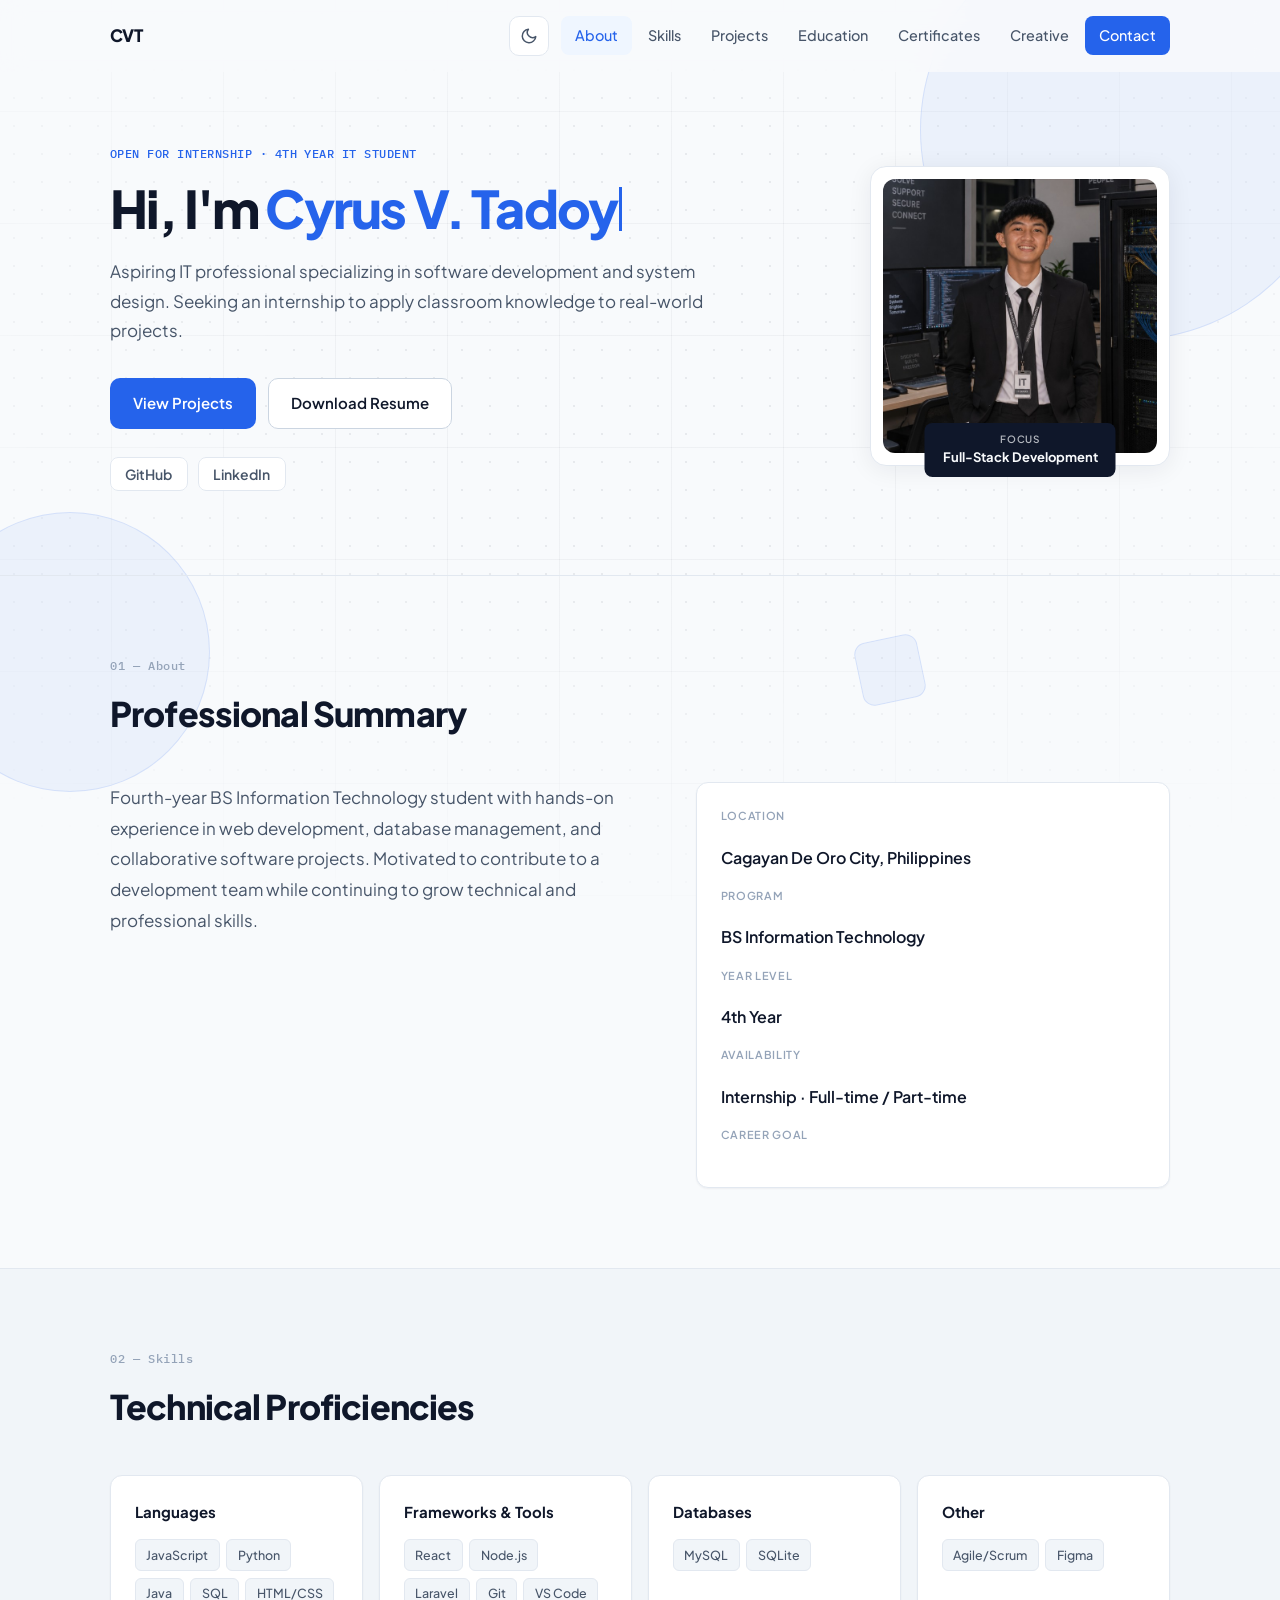
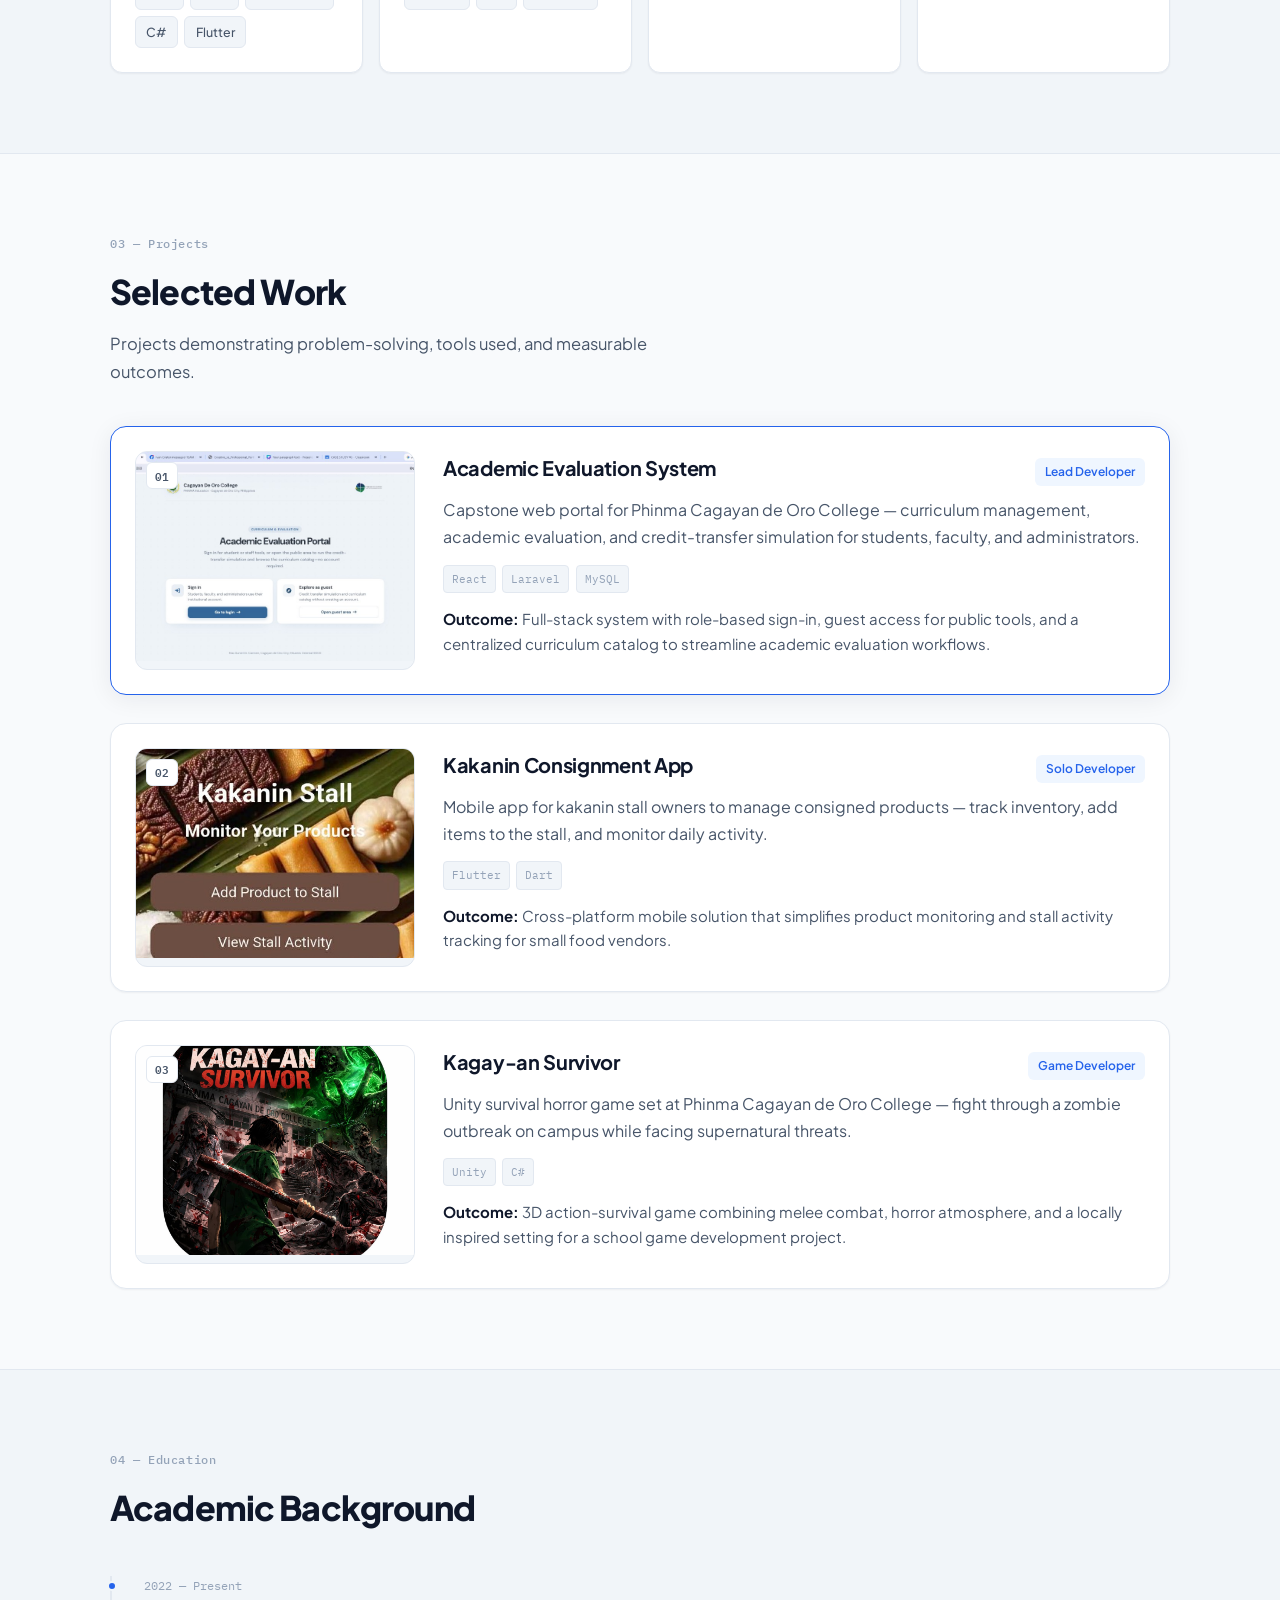
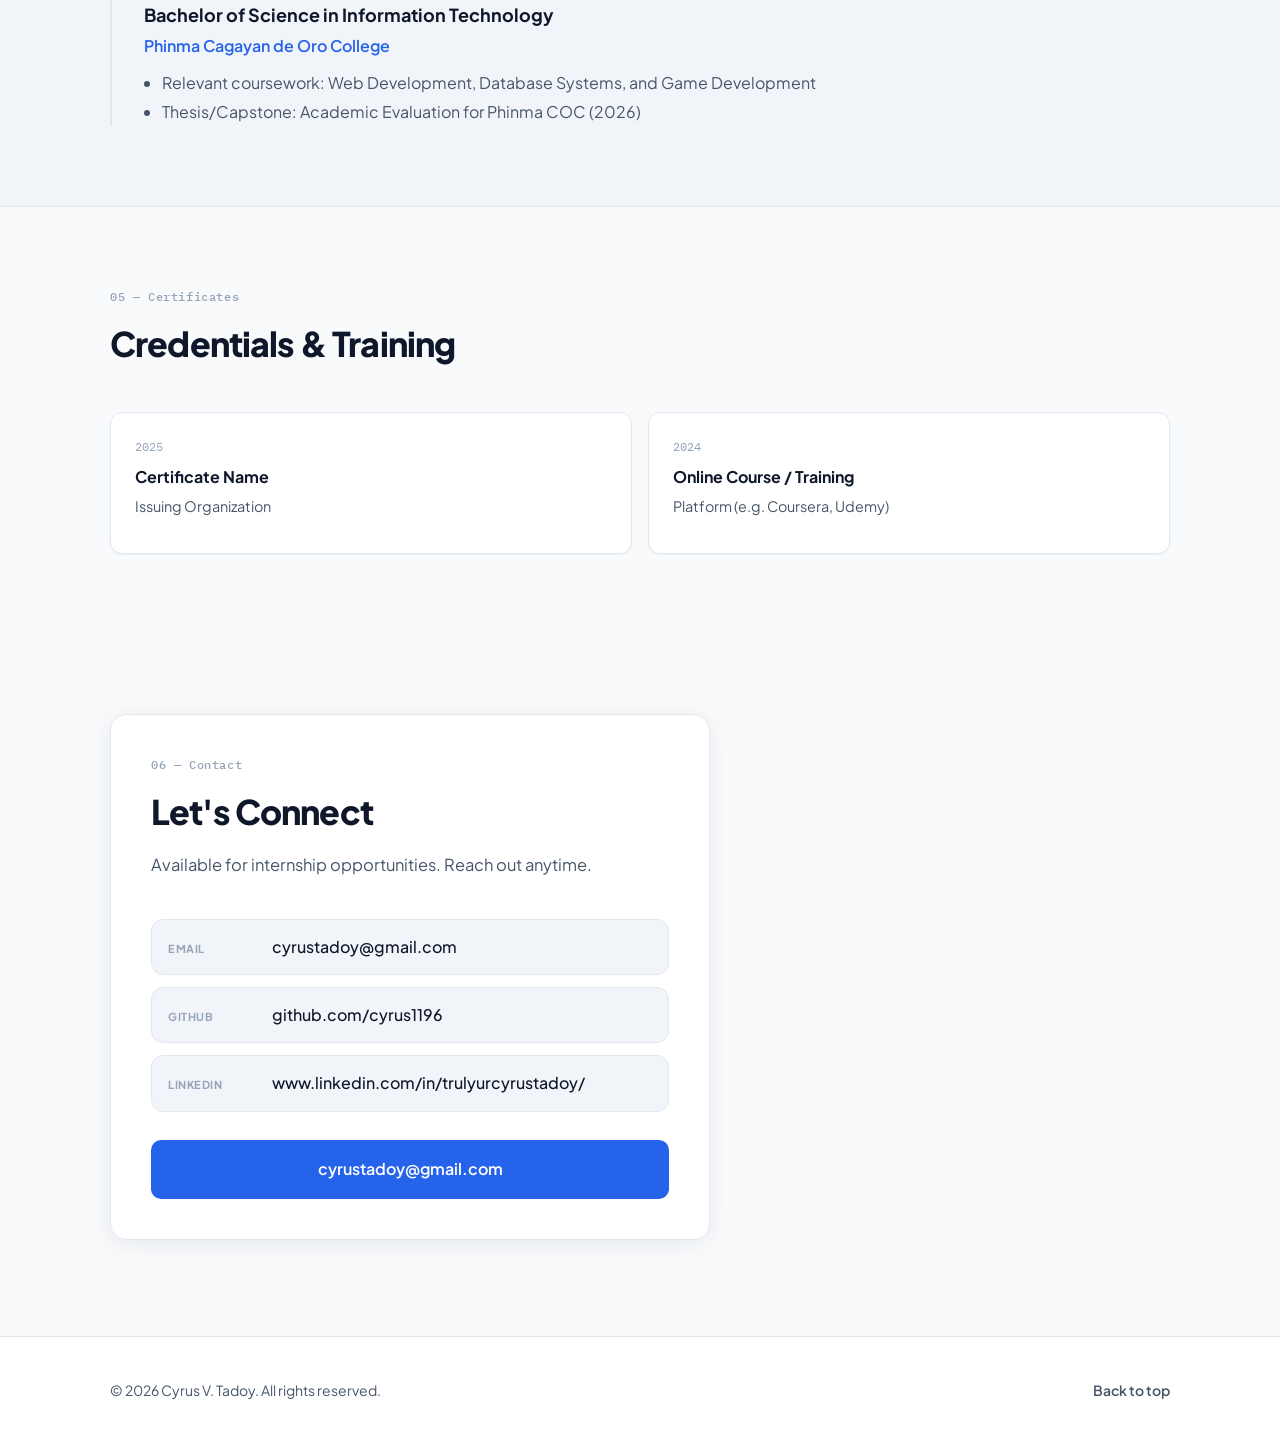
<file: index.html>
<!DOCTYPE html>

<html lang="en" data-theme="light">

<head>

  <meta charset="UTF-8">

  <meta name="viewport" content="width=device-width, initial-scale=1.0">

  <meta name="description" content="Professional portfolio — BS Information Technology">

  <title>Cyrus V. Tadoy | IT Portfolio</title>

  <link rel="preconnect" href="https://fonts.googleapis.com">

  <link rel="preconnect" href="https://fonts.gstatic.com" crossorigin>

  <link href="https://fonts.googleapis.com/css2?family=Plus+Jakarta+Sans:ital,wght@0,400;0,500;0,600;0,700;0,800;1,400&family=IBM+Plex+Mono:wght@400;500&display=swap" rel="stylesheet">

  <link rel="stylesheet" href="styles.css">

  <script>

    (function () {

      const saved = localStorage.getItem("theme");

      const prefersDark = window.matchMedia("(prefers-color-scheme: dark)").matches;

      document.documentElement.setAttribute("data-theme", saved || (prefersDark ? "dark" : "light"));

    })();

  </script>

</head>

<body>
  <div class="page-bg" aria-hidden="true">
    <div class="page-bg__grid"></div>
    <div class="page-bg__ring page-bg__ring--1"></div>
    <div class="page-bg__ring page-bg__ring--2"></div>
    <div class="page-bg__block page-bg__block--1"></div>
    <div class="page-bg__block page-bg__block--2"></div>
  </div>

  <a class="skip-link" href="#main">Skip to content</a>



  <header class="site-header" id="top">

    <div class="container header-inner">

      <a class="logo" href="#top"><span class="logo-mark" data-field="initials">CVT</span></a>

      <div class="header-actions">

        <button class="theme-toggle" type="button" aria-label="Toggle light/dark mode">

          <svg class="icon-sun" xmlns="http://www.w3.org/2000/svg" viewBox="0 0 24 24" fill="none" stroke="currentColor" stroke-width="2" stroke-linecap="round" stroke-linejoin="round" aria-hidden="true">

            <circle cx="12" cy="12" r="4"/><path d="M12 2v2M12 20v2M4.93 4.93l1.41 1.41M17.66 17.66l1.41 1.41M2 12h2M20 12h2M4.93 19.07l1.41-1.41M17.66 6.34l1.41-1.41"/>

          </svg>

          <svg class="icon-moon" xmlns="http://www.w3.org/2000/svg" viewBox="0 0 24 24" fill="none" stroke="currentColor" stroke-width="2" stroke-linecap="round" stroke-linejoin="round" aria-hidden="true">

            <path d="M21 12.79A9 9 0 1 1 11.21 3 7 7 0 0 0 21 12.79z"/>

          </svg>

        </button>

        <nav class="nav" aria-label="Primary">

          <button class="nav-toggle" aria-expanded="false" aria-controls="nav-menu" aria-label="Toggle menu">

            <span></span>

            <span></span>

          </button>

          <ul class="nav-menu" id="nav-menu">

            <li><a href="#about">About</a></li>

            <li><a href="#skills">Skills</a></li>

            <li><a href="#projects">Projects</a></li>

            <li><a href="#education">Education</a></li>

            <li><a href="#certificates">Certificates</a></li>
            <li><a href="creative/index.html">Creative</a></li>
            <li><a href="#contact" class="nav-cta">Contact</a></li>

          </ul>

        </nav>

      </div>

    </div>

  </header>



  <main id="main">

    <section class="hero">

      <div class="container hero-grid">

        <div class="hero-content">

          <p class="eyebrow hero-animate" data-field="status" style="--i: 0">Open for Internship · 4th Year IT Student</p>

          <h1 class="hero-title hero-animate" style="--i: 1">

            Hi, I'm <span class="hero-name" id="typed-name" aria-label="Cyrus V. Tadoy"></span>

          </h1>

          <p class="hero-summary hero-animate" data-field="summary" style="--i: 2">

            Aspiring IT professional specializing in software development and system design.

            Seeking an internship to apply classroom knowledge to real-world projects.

          </p>

          <div class="hero-actions hero-animate" style="--i: 3">

            <a href="#projects" class="btn btn-primary">View Projects</a>

            <a href="#" class="btn btn-secondary" data-field="resumeLink" data-link>Download Resume</a>

          </div>

          <ul class="hero-links hero-animate" id="social-links" aria-label="Social links" style="--i: 4"></ul>

        </div>

        <div class="hero-visual hero-animate" style="--i: 2">

          <div class="photo-frame">

            <img src="assets/profile.png" alt="Cyrus V. Tadoy" data-field="photo" data-src width="320" height="320">

            <div class="photo-badge">

              <span class="badge-label">Focus</span>

              <span class="badge-value" data-field="specialization">Full-Stack Development</span>

            </div>

          </div>

        </div>

      </div>

    </section>



    <section class="section reveal" id="about">

      <div class="container">

        <div class="section-header">

          <span class="section-label">01 — About</span>

          <h2>Professional Summary</h2>

        </div>

        <div class="about-grid">

          <p class="about-text" data-field="about">

            Fourth-year BS Information Technology student with hands-on experience in web

            development, database management, and collaborative software projects. Motivated to

            contribute to a development team while continuing to grow technical and professional skills.

          </p>

          <dl class="about-details" id="about-details"></dl>

        </div>

      </div>

    </section>



    <section class="section section-alt reveal" id="skills">

      <div class="container">

        <div class="section-header">

          <span class="section-label">02 — Skills</span>

          <h2>Technical Proficiencies</h2>

        </div>

        <div class="skills-grid" id="skills-grid"></div>

      </div>

    </section>



    <section class="section reveal" id="projects">

      <div class="container">

        <div class="section-header">

          <span class="section-label">03 — Projects</span>

          <h2>Selected Work</h2>

          <p class="section-desc">Projects demonstrating problem-solving, tools used, and measurable outcomes.</p>

        </div>

        <div class="projects-list" id="projects-list"></div>

      </div>

    </section>



    <section class="section section-alt reveal" id="education">

      <div class="container">

        <div class="section-header">

          <span class="section-label">04 — Education</span>

          <h2>Academic Background</h2>

        </div>

        <div class="timeline" id="education-list"></div>

      </div>

    </section>



    <section class="section reveal" id="certificates">

      <div class="container">

        <div class="section-header">

          <span class="section-label">05 — Certificates</span>

          <h2>Credentials & Training</h2>

        </div>

        <div class="cert-grid" id="certificates-list"></div>

      </div>

    </section>



    <section class="section section-contact reveal" id="contact">

      <div class="container">

        <div class="contact-card">

          <div class="section-header">

            <span class="section-label">06 — Contact</span>

            <h2>Let's Connect</h2>

            <p class="section-desc">Available for internship opportunities. Reach out anytime.</p>

          </div>

          <ul class="contact-list" id="contact-list"></ul>

          <a href="mailto:cyrustadoy@gmail.com" class="btn btn-primary btn-large" data-field="email" data-mailto>cyrustadoy@gmail.com</a>

        </div>

      </div>

    </section>

  </main>



  <footer class="site-footer">

    <div class="container footer-inner">

      <p>&copy; <span id="year"></span> <span data-field="fullName">Cyrus V. Tadoy</span>. All rights reserved.</p>

      <a href="#top" class="back-to-top">Back to top</a>

    </div>

  </footer>



  <script src="content.js"></script>

  <script src="script.js"></script>

</body>

</html>
</file>
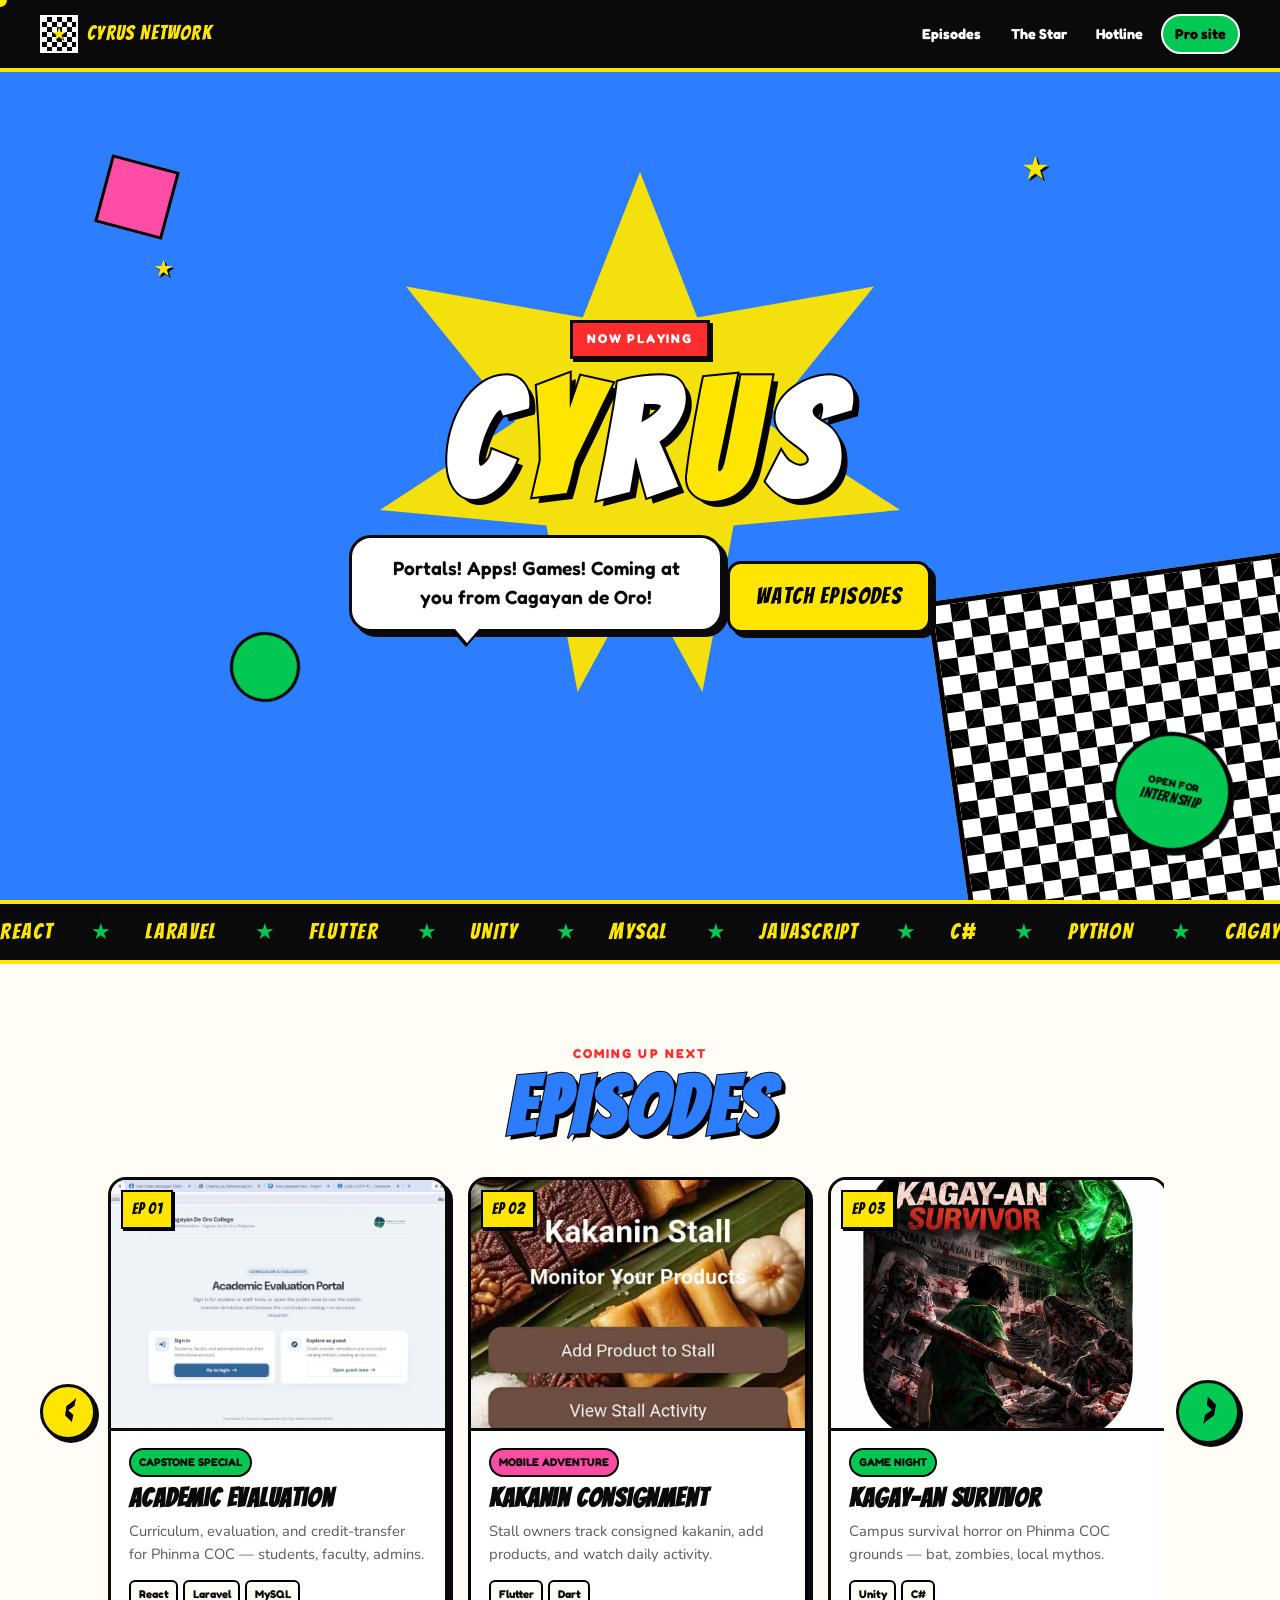
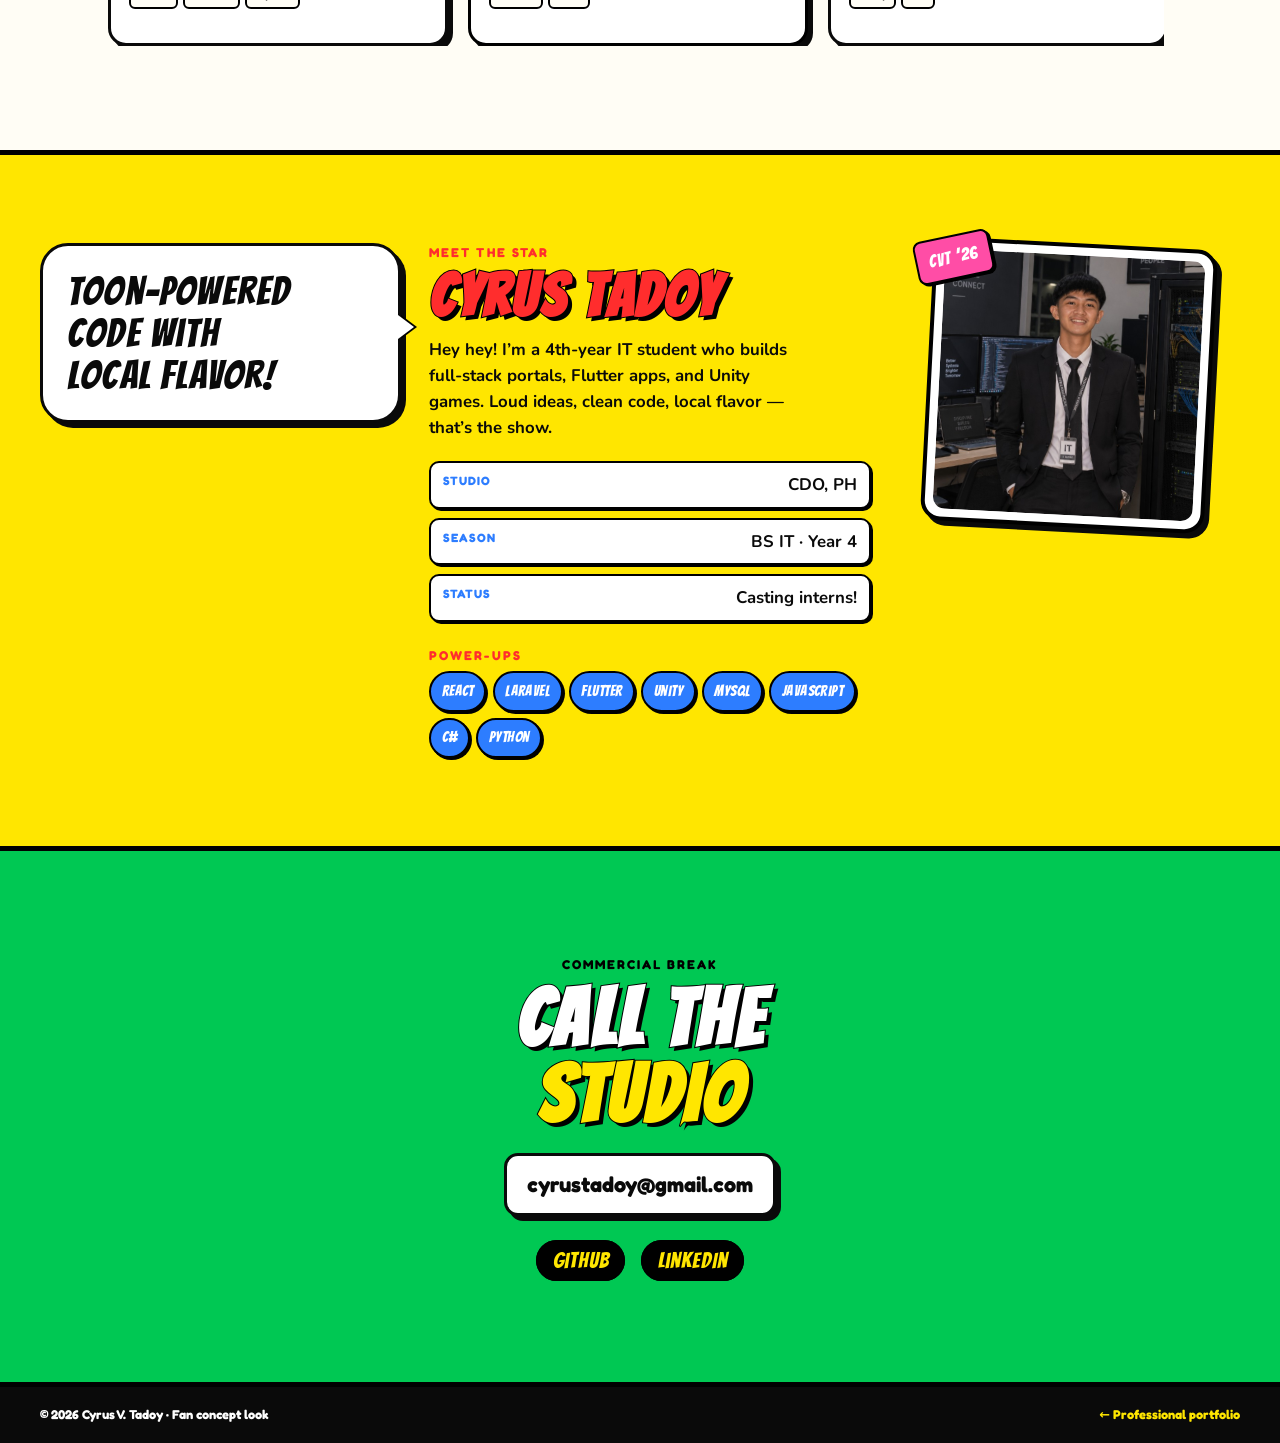
<file: creative/index.html>
<!DOCTYPE html>
<html lang="en">
<head>
  <meta charset="UTF-8">
  <meta name="viewport" content="width=device-width, initial-scale=1.0">
  <meta name="description" content="CYRUS NETWORK — cartoon-inspired creative portfolio by Cyrus V. Tadoy.">
  <title>CYRUS NETWORK</title>
  <link rel="preconnect" href="https://fonts.googleapis.com">
  <link rel="preconnect" href="https://fonts.gstatic.com" crossorigin>
  <link href="https://fonts.googleapis.com/css2?family=Bangers&family=Fredoka:wght@400;500;600;700&family=Nunito:wght@600;700;800&display=swap" rel="stylesheet">
  <link rel="stylesheet" href="styles.css">
</head>
<body>
  <div class="cursor" aria-hidden="true"><span></span></div>
  <div class="studio-bg" aria-hidden="true">
    <div class="studio-bg__check"></div>
    <div class="studio-bg__dots"></div>
  </div>

  <a class="skip" href="#main">Skip</a>

  <header class="bar">
    <a class="logo" href="#top">
      <span class="logo-box">CN</span>
      <span class="logo-text" data-field="network">CYRUS NETWORK</span>
    </a>
    <nav class="nav" aria-label="Primary">
      <a href="#episodes">Episodes</a>
      <a href="#star">The Star</a>
      <a href="#hotline">Hotline</a>
      <a class="nav-swap" href="../index.html" data-field="proSite" data-link>Pro site</a>
    </nav>
    <button class="burger" type="button" aria-label="Menu" aria-expanded="false" aria-controls="panel">
      <i></i><i></i><i></i>
    </button>
  </header>

  <aside class="panel" id="panel" hidden>
    <a href="#episodes">Episodes</a>
    <a href="#star">The Star</a>
    <a href="#hotline">Hotline</a>
    <a href="../index.html">Professional site</a>
  </aside>

  <main id="main">
    <section class="bumper" id="top">
      <div class="bumper-stage" aria-hidden="true">
        <div class="burst"></div>
        <div class="zap zap--1"></div>
        <div class="zap zap--2"></div>
        <div class="float-star s1">★</div>
        <div class="float-star s2">★</div>
        <div class="float-star s3">★</div>
        <div class="check-block"></div>
      </div>

      <div class="bumper-copy">
        <p class="on-air" data-field="role">NOW PLAYING</p>
        <h1 class="bumper-brand" aria-label="Cyrus">
          <span class="letter" style="--i:0">C</span>
          <span class="letter" style="--i:1">Y</span>
          <span class="letter" style="--i:2">R</span>
          <span class="letter" style="--i:3">U</span>
          <span class="letter" style="--i:4">S</span>
        </h1>
        <div class="speech">
          <p data-field="tagline">Portals! Apps! Games! Coming at you from Cagayan de Oro!</p>
        </div>
        <a class="btn-boom" href="#episodes">
          <span>Watch episodes</span>
        </a>
      </div>

      <div class="tv-badge" aria-hidden="true">
        <span>OPEN FOR</span>
        <strong>INTERNSHIP</strong>
      </div>
    </section>

    <div class="crawl" aria-hidden="true">
      <div class="crawl-rail" id="ticker"></div>
    </div>

    <section class="episodes" id="episodes">
      <header class="block-head">
        <p class="block-label">Coming up next</p>
        <h2>EPISODES</h2>
      </header>
      <div class="ep-row">
        <button class="ep-nav ep-nav--prev" type="button" aria-label="Previous episode">‹</button>
        <div class="ep-viewport">
          <div class="ep-track" id="reel-track"></div>
        </div>
        <button class="ep-nav ep-nav--next" type="button" aria-label="Next episode">›</button>
      </div>
    </section>

    <section class="star" id="star">
      <div class="star-bubble">
        <p>Toon-powered<br>code with<br>local flavor!</p>
      </div>
      <div class="star-copy">
        <p class="block-label">Meet the star</p>
        <h2 data-field="shortName">Cyrus Tadoy</h2>
        <p class="star-text" data-field="about"></p>
        <ul class="star-facts" id="facts"></ul>
        <div class="star-skills">
          <p class="block-label">Power-ups</p>
          <ul id="skill-cloud"></ul>
        </div>
      </div>
      <div class="star-shot">
        <div class="star-frame">
          <img src="../assets/profile.png" alt="Cyrus V. Tadoy" data-field="photo" data-src>
        </div>
        <span class="star-sticker" aria-hidden="true">CVT ’26</span>
      </div>
    </section>

    <section class="hotline" id="hotline">
      <p class="block-label">Commercial break</p>
      <h2>CALL THE<br><span class="hot-pop">STUDIO</span></h2>
      <a class="hot-mail" href="mailto:cyrustadoy@gmail.com" data-field="email" data-mailto>cyrustadoy@gmail.com</a>
      <ul class="hot-social" id="social"></ul>
    </section>
  </main>

  <footer class="end">
    <span>© <span id="year"></span> <span data-field="fullName">Cyrus V. Tadoy</span> · Fan concept look</span>
    <a href="../index.html">← Professional portfolio</a>
  </footer>

  <script src="content.js"></script>
  <script src="script.js"></script>
</body>
</html>
</file>
<file: styles.css>
/* ── Theme tokens (no gradients) ──────────────────────────── */
:root,
[data-theme="light"] {
  color-scheme: light;
  --bg: #f8fafc;
  --bg-alt: #f1f5f9;
  --surface: #ffffff;
  --text: #0f172a;
  --text-muted: #475569;
  --text-light: #94a3b8;
  --accent: #2563eb;
  --accent-hover: #1d4ed8;
  --accent-soft: #eff6ff;
  --border: #e2e8f0;
  --border-strong: #cbd5e1;
  --shadow-sm: 0 1px 2px rgba(15, 23, 42, 0.05);
  --shadow: 0 4px 24px rgba(15, 23, 42, 0.07);
  --shadow-lg: 0 12px 40px rgba(15, 23, 42, 0.1);
  --header-bg: rgba(248, 250, 252, 0.85);
  --header-scrolled: rgba(255, 255, 255, 0.95);
  --toggle-bg: #ffffff;
  --bg-dot: rgba(15, 23, 42, 0.07);
  --bg-line: rgba(15, 23, 42, 0.04);
  --bg-shape: rgba(37, 99, 235, 0.06);
  --bg-shape-border: rgba(37, 99, 235, 0.12);
  --bg-glow: transparent;
}

[data-theme="dark"] {
  color-scheme: dark;
  --bg: #0c0c0e;
  --bg-alt: #111114;
  --surface: #18181b;
  --text: #f4f4f5;
  --text-muted: #a1a1aa;
  --text-light: #71717a;
  --accent: #3b82f6;
  --accent-hover: #60a5fa;
  --accent-soft: rgba(59, 130, 246, 0.12);
  --border: #27272a;
  --border-strong: #3f3f46;
  --shadow-sm: 0 1px 2px rgba(0, 0, 0, 0.3);
  --shadow: 0 4px 24px rgba(0, 0, 0, 0.35);
  --shadow-lg: 0 12px 40px rgba(0, 0, 0, 0.45);
  --header-bg: rgba(12, 12, 14, 0.85);
  --header-scrolled: rgba(24, 24, 27, 0.95);
  --toggle-bg: #27272a;
  --bg-dot: rgba(96, 165, 250, 0.18);
  --bg-line: rgba(96, 165, 250, 0.07);
  --bg-shape: rgba(59, 130, 246, 0.06);
  --bg-shape-border: rgba(96, 165, 250, 0.28);
  --bg-glow: rgba(59, 130, 246, 0.12);
}

:root {
  --radius: 12px;
  --radius-lg: 16px;
  --font: "Plus Jakarta Sans", system-ui, sans-serif;
  --font-mono: "IBM Plex Mono", monospace;
  --container: 1060px;
  --header-h: 72px;
  --ease: cubic-bezier(0.22, 1, 0.36, 1);
}

*, *::before, *::after { box-sizing: border-box; }

html {
  scroll-behavior: smooth;
  scroll-padding-top: calc(var(--header-h) + 20px);
}

body {
  margin: 0;
  font-family: var(--font);
  font-size: 1rem;
  line-height: 1.65;
  color: var(--text);
  background: var(--bg);
  -webkit-font-smoothing: antialiased;
  transition: background 0.25s, color 0.25s;
  position: relative;
}

/* ── Background pattern ─────────────────────────────────────── */
.page-bg {
  position: fixed;
  inset: 0;
  z-index: 0;
  pointer-events: none;
  overflow: hidden;
  background: var(--bg);
  transition: background 0.25s;
}

.page-bg__grid {
  position: absolute;
  inset: 0;
  background-image:
    radial-gradient(circle, var(--bg-dot) 1px, transparent 1px),
    linear-gradient(var(--bg-line) 1px, transparent 1px),
    linear-gradient(90deg, var(--bg-line) 1px, transparent 1px);
  background-size: 28px 28px, 112px 112px, 112px 112px;
  background-position: 0 0, -1px -1px, -1px -1px;
  mask-image: radial-gradient(ellipse 90% 80% at 50% 40%, black 30%, transparent 85%);
  transition: opacity 0.25s;
}

[data-theme="dark"] .page-bg__grid {
  mask-image: radial-gradient(ellipse 100% 95% at 50% 45%, black 50%, transparent 95%);
  opacity: 0.95;
}

.page-bg__ring {
  position: absolute;
  border: 1px solid var(--bg-shape-border);
  border-radius: 50%;
  background: var(--bg-shape);
  transition: border-color 0.25s, background 0.25s, box-shadow 0.25s;
}

[data-theme="dark"] .page-bg__ring {
  box-shadow: 0 0 80px var(--bg-glow);
}

.page-bg__ring--1 {
  width: 420px;
  height: 420px;
  top: -80px;
  right: -60px;
}

.page-bg__ring--2 {
  width: 280px;
  height: 280px;
  bottom: 12%;
  left: -70px;
}

.page-bg__block {
  position: absolute;
  border: 1px solid var(--bg-shape-border);
  background: var(--bg-shape);
  border-radius: 20px;
  transition: border-color 0.25s, background 0.25s, box-shadow 0.25s;
}

[data-theme="dark"] .page-bg__block {
  box-shadow: 0 0 48px var(--bg-glow);
}

.page-bg__block--1 {
  width: 120px;
  height: 120px;
  top: 28%;
  right: 12%;
  transform: rotate(18deg);
}

.page-bg__block--2 {
  width: 64px;
  height: 64px;
  bottom: 22%;
  right: 28%;
  transform: rotate(-12deg);
  border-radius: 12px;
}

[data-theme="dark"] .page-bg__ring--1 {
  width: 460px;
  height: 460px;
  border-width: 1.5px;
}

[data-theme="dark"] .page-bg__block--1 {
  background: rgba(59, 130, 246, 0.08);
}

.container {
  width: min(100% - 2rem, var(--container));
  margin-inline: auto;
  position: relative;
  z-index: 1;
}

.site-header,
.site-footer,
main {
  position: relative;
  z-index: 1;
}

img { display: block; max-width: 100%; height: auto; }

a { color: var(--accent); text-decoration: none; }
a:hover { text-decoration: none; }

.skip-link {
  position: absolute;
  top: -100%;
  left: 1rem;
  z-index: 999;
  padding: 0.5rem 1rem;
  background: var(--accent);
  color: #fff;
  border-radius: 6px;
}
.skip-link:focus { top: 1rem; }

/* ── Header ─────────────────────────────────────────────────── */
.site-header {
  position: sticky;
  top: 0;
  z-index: 100;
  height: var(--header-h);
  background: var(--header-bg);
  backdrop-filter: blur(12px);
  -webkit-backdrop-filter: blur(12px);
  border-bottom: 1px solid transparent;
  transition: background 0.25s, border-color 0.25s, box-shadow 0.25s;
}

.site-header.is-scrolled {
  background: var(--header-scrolled);
  border-color: var(--border);
  box-shadow: var(--shadow-sm);
}

.header-inner {
  display: flex;
  align-items: center;
  justify-content: space-between;
  height: 100%;
  gap: 1rem;
}

.header-actions {
  display: flex;
  align-items: center;
  gap: 0.75rem;
}

.logo { text-decoration: none; }

.logo-mark {
  font-weight: 800;
  font-size: 1.0625rem;
  letter-spacing: -0.03em;
  color: var(--text);
  transition: color 0.2s;
}

.logo:hover .logo-mark { color: var(--accent); }

.theme-toggle {
  display: flex;
  align-items: center;
  justify-content: center;
  width: 40px;
  height: 40px;
  padding: 0;
  border: 1px solid var(--border);
  border-radius: 10px;
  background: var(--toggle-bg);
  color: var(--text-muted);
  cursor: pointer;
  transition: border-color 0.2s, color 0.2s, background 0.25s;
}

.theme-toggle:hover {
  color: var(--text);
  border-color: var(--border-strong);
}

.theme-toggle svg {
  width: 18px;
  height: 18px;
}

.theme-toggle .icon-sun { display: none; }
.theme-toggle .icon-moon { display: block; }

[data-theme="dark"] .theme-toggle .icon-sun { display: block; }
[data-theme="dark"] .theme-toggle .icon-moon { display: none; }

.nav-menu {
  display: flex;
  align-items: center;
  gap: 0.125rem;
  list-style: none;
  margin: 0;
  padding: 0;
}

.nav-menu a {
  display: block;
  padding: 0.5rem 0.875rem;
  font-size: 0.9rem;
  font-weight: 500;
  color: var(--text-muted);
  border-radius: 8px;
  transition: color 0.2s, background 0.2s;
}

.nav-menu a:hover {
  color: var(--text);
  background: var(--accent-soft);
}

.nav-menu a.is-active {
  color: var(--accent);
  background: var(--accent-soft);
}

.nav-cta {
  color: #fff !important;
  background: var(--accent) !important;
}

.nav-cta:hover {
  background: var(--accent-hover) !important;
}

.nav-toggle {
  display: none;
  flex-direction: column;
  gap: 5px;
  padding: 8px;
  background: none;
  border: none;
  cursor: pointer;
}

.nav-toggle span {
  display: block;
  width: 22px;
  height: 2px;
  background: var(--text);
  border-radius: 1px;
}

/* ── Buttons ────────────────────────────────────────────────── */
.btn {
  display: inline-flex;
  align-items: center;
  justify-content: center;
  padding: 0.75rem 1.375rem;
  font-family: inherit;
  font-size: 0.9375rem;
  font-weight: 600;
  border-radius: 10px;
  border: 1px solid transparent;
  cursor: pointer;
  text-decoration: none;
  transition: background 0.2s, border-color 0.2s, color 0.2s, transform 0.2s var(--ease);
}

.btn:hover { transform: translateY(-1px); }

.btn-primary {
  background: var(--accent);
  color: #fff;
}

.btn-primary:hover {
  background: var(--accent-hover);
  color: #fff;
}

.btn-secondary {
  background: var(--surface);
  color: var(--text);
  border-color: var(--border-strong);
}

.btn-secondary:hover {
  border-color: var(--accent);
  color: var(--accent);
}

.btn-large { padding: 0.95rem 1.75rem; font-size: 1rem; width: 100%; }

/* ── Hero ───────────────────────────────────────────────────── */
.hero {
  padding: 4.5rem 0 5.5rem;
  border-bottom: 1px solid var(--border);
}

.hero-grid {
  display: grid;
  grid-template-columns: 1fr 300px;
  gap: 3rem;
  align-items: center;
}

.hero-animate {
  opacity: 0;
  transform: translateY(20px);
  animation: fadeUp 0.7s var(--ease) forwards;
  animation-delay: calc(0.08s + var(--i, 0) * 0.09s);
}

.eyebrow {
  margin: 0 0 1rem;
  font-family: var(--font-mono);
  font-size: 0.75rem;
  font-weight: 500;
  color: var(--accent);
  letter-spacing: 0.04em;
  text-transform: uppercase;
}

.hero-title {
  margin: 0 0 1.25rem;
  font-size: clamp(2.25rem, 5vw, 3.25rem);
  font-weight: 800;
  line-height: 1.1;
  letter-spacing: -0.035em;
  color: var(--text);
}

.hero-name {
  color: var(--accent);
  display: inline;
}

.typing-cursor {
  display: inline-block;
  width: 3px;
  height: 0.85em;
  margin-left: 2px;
  vertical-align: -0.05em;
  background: var(--accent);
  animation: cursorBlink 0.9s step-end infinite;
}

.typing-cursor.is-done {
  animation: cursorBlink 1.1s step-end infinite;
}

@keyframes cursorBlink {
  0%, 100% { opacity: 1; }
  50% { opacity: 0; }
}

.hero-summary {
  margin: 0 0 2rem;
  max-width: 52ch;
  font-size: 1.0625rem;
  color: var(--text-muted);
  line-height: 1.75;
}

.hero-actions {
  display: flex;
  flex-wrap: wrap;
  gap: 0.75rem;
  margin-bottom: 2rem;
}

.hero-links {
  display: flex;
  flex-wrap: wrap;
  gap: 0.625rem;
  list-style: none;
  margin: 0;
  padding: 0;
}

.hero-links a {
  padding: 0.45rem 0.9rem;
  font-size: 0.875rem;
  font-weight: 600;
  color: var(--text-muted);
  background: var(--surface);
  border: 1px solid var(--border);
  border-radius: 8px;
  transition: color 0.2s, border-color 0.2s, transform 0.2s;
}

.hero-links a:hover {
  color: var(--accent);
  border-color: var(--accent);
  transform: translateY(-1px);
}

.hero-visual { animation-delay: 0.3s !important; }

.photo-frame {
  position: relative;
  padding: 0.75rem;
  background: var(--surface);
  border: 1px solid var(--border);
  border-radius: var(--radius-lg);
  box-shadow: var(--shadow);
}

.photo-frame img {
  width: 100%;
  aspect-ratio: 1;
  object-fit: cover;
  border-radius: calc(var(--radius-lg) - 4px);
  background: var(--bg-alt);
}

.photo-badge {
  position: absolute;
  bottom: -0.75rem;
  left: 50%;
  transform: translateX(-50%);
  display: flex;
  flex-direction: column;
  align-items: center;
  padding: 0.5rem 1.125rem;
  background: var(--text);
  color: var(--bg);
  border-radius: 8px;
  white-space: nowrap;
}

[data-theme="dark"] .photo-badge {
  background: var(--surface);
  color: var(--text);
  border: 1px solid var(--border);
}

.badge-label {
  font-size: 0.625rem;
  font-weight: 600;
  text-transform: uppercase;
  letter-spacing: 0.07em;
  opacity: 0.7;
}

.badge-value {
  font-size: 0.8125rem;
  font-weight: 700;
}

/* ── Scroll reveal ──────────────────────────────────────────── */
.reveal {
  opacity: 0;
  transform: translateY(24px);
  transition: opacity 0.65s var(--ease), transform 0.65s var(--ease);
}

.reveal.is-visible {
  opacity: 1;
  transform: translateY(0);
}

.reveal .skill-card,
.reveal .project-card,
.reveal .timeline-item,
.reveal .cert-card {
  opacity: 0;
  transform: translateY(16px);
  transition: opacity 0.55s var(--ease), transform 0.55s var(--ease);
}

.reveal.is-visible .skill-card,
.reveal.is-visible .project-card,
.reveal.is-visible .timeline-item,
.reveal.is-visible .cert-card {
  opacity: 1;
  transform: translateY(0);
}

/* ── Sections ───────────────────────────────────────────────── */
.section {
  padding: 5rem 0;
}

.section-alt {
  background: var(--bg-alt);
  border-block: 1px solid var(--border);
}

[data-theme="dark"] .section-alt {
  background: rgba(17, 17, 20, 0.82);
  backdrop-filter: blur(4px);
}

.section-header {
  margin-bottom: 2.5rem;
  max-width: 600px;
}

.section-label {
  display: block;
  margin-bottom: 0.625rem;
  font-family: var(--font-mono);
  font-size: 0.75rem;
  font-weight: 500;
  color: var(--text-light);
  letter-spacing: 0.05em;
}

.section-header h2 {
  margin: 0 0 0.625rem;
  font-size: clamp(1.75rem, 3vw, 2.125rem);
  font-weight: 800;
  letter-spacing: -0.025em;
  color: var(--text);
}

.section-desc {
  margin: 0;
  color: var(--text-muted);
  font-size: 1.03125rem;
  line-height: 1.7;
}

/* ── About ──────────────────────────────────────────────────── */
.about-grid {
  display: grid;
  grid-template-columns: 1.15fr 1fr;
  gap: 2.5rem;
  align-items: start;
}

.about-text {
  margin: 0;
  font-size: 1.0625rem;
  color: var(--text-muted);
  line-height: 1.8;
}

.about-details {
  display: grid;
  gap: 1rem;
  margin: 0;
  padding: 1.5rem;
  background: var(--surface);
  border: 1px solid var(--border);
  border-radius: var(--radius);
  box-shadow: var(--shadow-sm);
}

.about-details dt {
  font-size: 0.6875rem;
  font-weight: 600;
  text-transform: uppercase;
  letter-spacing: 0.06em;
  color: var(--text-light);
}

.about-details dd {
  margin: 0.2rem 0 0;
  font-weight: 600;
  color: var(--text);
}

/* ── Skills ─────────────────────────────────────────────────── */
.skills-grid {
  display: grid;
  grid-template-columns: repeat(auto-fit, minmax(220px, 1fr));
  gap: 1rem;
}

.skill-card {
  padding: 1.5rem;
  background: var(--surface);
  border: 1px solid var(--border);
  border-radius: var(--radius);
  box-shadow: var(--shadow-sm);
  transition: border-color 0.2s, box-shadow 0.2s, transform 0.2s;
}

.skill-card:hover {
  border-color: var(--border-strong);
  box-shadow: var(--shadow);
  transform: translateY(-2px);
}

.skill-card h3 {
  margin: 0 0 0.875rem;
  font-size: 0.9375rem;
  font-weight: 700;
  color: var(--text);
}

.skill-tags {
  display: flex;
  flex-wrap: wrap;
  gap: 0.4rem;
  list-style: none;
  margin: 0;
  padding: 0;
}

.skill-tags li {
  padding: 0.3rem 0.65rem;
  font-size: 0.78rem;
  font-weight: 500;
  color: var(--text-muted);
  background: var(--bg-alt);
  border: 1px solid var(--border);
  border-radius: 6px;
}

/* ── Projects ───────────────────────────────────────────────── */
.projects-list {
  display: flex;
  flex-direction: column;
  gap: 1.75rem;
}

.project-card {
  display: grid;
  grid-template-columns: 280px 1fr;
  gap: 1.75rem;
  padding: 1.5rem;
  background: var(--surface);
  border: 1px solid var(--border);
  border-radius: var(--radius-lg);
  box-shadow: var(--shadow-sm);
  transition: border-color 0.25s, box-shadow 0.25s, transform 0.25s;
}

.project-card:hover {
  border-color: var(--border-strong);
  box-shadow: var(--shadow);
  transform: translateY(-2px);
}

.project-featured {
  border-color: var(--accent);
  box-shadow: var(--shadow);
}

.project-media {
  position: relative;
  border-radius: var(--radius);
  overflow: hidden;
  border: 1px solid var(--border);
  background: var(--bg-alt);
}

.project-media img {
  width: 100%;
  aspect-ratio: 4/3;
  object-fit: cover;
  transition: transform 0.4s var(--ease);
}

.project-card:hover .project-media img { transform: scale(1.03); }

.project-index {
  position: absolute;
  top: 0.625rem;
  left: 0.625rem;
  padding: 0.2rem 0.5rem;
  font-family: var(--font-mono);
  font-size: 0.6875rem;
  font-weight: 600;
  color: var(--text-muted);
  background: var(--surface);
  border: 1px solid var(--border);
  border-radius: 6px;
}

.project-header {
  display: flex;
  flex-wrap: wrap;
  align-items: baseline;
  justify-content: space-between;
  gap: 0.5rem;
  margin-bottom: 0.625rem;
}

.project-header h3 {
  margin: 0;
  font-size: 1.25rem;
  font-weight: 700;
  letter-spacing: -0.015em;
}

.project-role {
  font-size: 0.75rem;
  font-weight: 600;
  color: var(--accent);
  background: var(--accent-soft);
  padding: 0.25rem 0.625rem;
  border-radius: 6px;
}

.project-objective {
  margin: 0 0 0.875rem;
  color: var(--text-muted);
  line-height: 1.7;
}

.project-tools {
  display: flex;
  flex-wrap: wrap;
  gap: 0.4rem;
  list-style: none;
  margin: 0 0 0.875rem;
  padding: 0;
}

.project-tools li {
  font-family: var(--font-mono);
  font-size: 0.6875rem;
  color: var(--text-light);
  padding: 0.25rem 0.5rem;
  background: var(--bg-alt);
  border: 1px solid var(--border);
  border-radius: 4px;
}

.project-outcome {
  margin: 0 0 0.875rem;
  font-size: 0.9375rem;
  color: var(--text-muted);
  line-height: 1.65;
}

.project-outcome strong { color: var(--text); }

.project-links {
  display: flex;
  gap: 1.125rem;
}

.project-links a {
  font-size: 0.9rem;
  font-weight: 600;
}

/* ── Timeline ───────────────────────────────────────────────── */
.timeline {
  position: relative;
  padding-left: 2rem;
  border-left: 2px solid var(--border);
}

.timeline-item {
  position: relative;
  padding-bottom: 2.25rem;
}

.timeline-item:last-child { padding-bottom: 0; }

.timeline-marker {
  position: absolute;
  left: calc(-2rem - 5px);
  top: 0.35rem;
  width: 10px;
  height: 10px;
  background: var(--accent);
  border: 2px solid var(--bg-alt);
  border-radius: 50%;
}

.section:not(.section-alt) .timeline-marker {
  border-color: var(--bg);
}

.timeline-content time {
  display: block;
  margin-bottom: 0.3rem;
  font-family: var(--font-mono);
  font-size: 0.75rem;
  color: var(--text-light);
}

.timeline-content h3 {
  margin: 0 0 0.2rem;
  font-size: 1.125rem;
  font-weight: 700;
}

.timeline-school {
  margin: 0 0 0.625rem;
  font-weight: 600;
  color: var(--accent);
}

.timeline-content ul {
  margin: 0;
  padding-left: 1.125rem;
  color: var(--text-muted);
}

.timeline-content li + li { margin-top: 0.2rem; }

/* ── Certificates ───────────────────────────────────────────── */
.cert-grid {
  display: grid;
  grid-template-columns: repeat(auto-fit, minmax(250px, 1fr));
  gap: 1rem;
}

.cert-card {
  padding: 1.5rem;
  background: var(--surface);
  border: 1px solid var(--border);
  border-radius: var(--radius);
  box-shadow: var(--shadow-sm);
  transition: border-color 0.2s, box-shadow 0.2s, transform 0.2s;
}

.cert-card:hover {
  border-color: var(--border-strong);
  box-shadow: var(--shadow);
  transform: translateY(-2px);
}

.cert-date {
  display: block;
  margin-bottom: 0.4rem;
  font-family: var(--font-mono);
  font-size: 0.75rem;
  color: var(--text-light);
}

.cert-card h3 {
  margin: 0 0 0.3rem;
  font-size: 1rem;
  font-weight: 700;
}

.cert-card p {
  margin: 0 0 0.625rem;
  font-size: 0.9rem;
  color: var(--text-muted);
}

.cert-card a {
  font-size: 0.875rem;
  font-weight: 600;
}

/* ── Contact ────────────────────────────────────────────────── */
.section-contact { padding-bottom: 6rem; }

.contact-card {
  max-width: 600px;
  padding: 2.5rem;
  background: var(--surface);
  border: 1px solid var(--border);
  border-radius: var(--radius-lg);
  box-shadow: var(--shadow);
}

.contact-list {
  list-style: none;
  margin: 0 0 1.75rem;
  padding: 0;
  display: grid;
  gap: 0.75rem;
}

.contact-list li {
  display: grid;
  grid-template-columns: 90px 1fr;
  gap: 0.875rem;
  align-items: baseline;
  padding: 0.875rem 1rem;
  background: var(--bg-alt);
  border: 1px solid var(--border);
  border-radius: var(--radius);
}

.contact-list span {
  font-size: 0.6875rem;
  font-weight: 700;
  text-transform: uppercase;
  letter-spacing: 0.05em;
  color: var(--text-light);
}

.contact-list a {
  font-weight: 500;
  color: var(--text);
  word-break: break-all;
}

.contact-list a:hover { color: var(--accent); }

/* ── Footer ─────────────────────────────────────────────────── */
.site-footer {
  padding: 1.75rem 0;
  border-top: 1px solid var(--border);
  background: var(--surface);
}

.footer-inner {
  display: flex;
  align-items: center;
  justify-content: space-between;
  gap: 1rem;
  font-size: 0.875rem;
  color: var(--text-muted);
}

.back-to-top {
  font-weight: 600;
  color: var(--text-muted);
  transition: color 0.2s;
}

.back-to-top:hover { color: var(--accent); }

/* ── Keyframes ──────────────────────────────────────────────── */
@keyframes fadeUp {
  from { opacity: 0; transform: translateY(20px); }
  to { opacity: 1; transform: translateY(0); }
}

/* ── Responsive ─────────────────────────────────────────────── */
@media (max-width: 900px) {
  .hero-grid {
    grid-template-columns: 1fr;
    text-align: center;
  }

  .hero-summary { margin-inline: auto; }
  .hero-actions { justify-content: center; }
  .hero-links { justify-content: center; }

  .photo-frame {
    max-width: 260px;
    margin-inline: auto;
  }

  .about-grid,
  .project-card {
    grid-template-columns: 1fr;
  }

  .project-media img { aspect-ratio: 16/9; }
}

@media (max-width: 640px) {
  .nav-toggle { display: flex; }

  .nav-menu {
    position: fixed;
    inset: var(--header-h) 0 auto 0;
    flex-direction: column;
    align-items: stretch;
    padding: 1rem;
    background: var(--header-scrolled);
    backdrop-filter: blur(12px);
    border-bottom: 1px solid var(--border);
    transform: translateY(-110%);
    opacity: 0;
    pointer-events: none;
    transition: transform 0.25s, opacity 0.25s;
  }

  .nav-menu.is-open {
    transform: translateY(0);
    opacity: 1;
    pointer-events: auto;
  }

  .nav-menu a { padding: 0.8rem 1rem; }

  .section { padding: 3.5rem 0; }

  .contact-list li {
    grid-template-columns: 1fr;
    gap: 0.2rem;
  }

  .contact-card { padding: 1.75rem 1.25rem; }
}

@media (prefers-reduced-motion: reduce) {
  html { scroll-behavior: auto; }

  .hero-animate,
  .reveal {
    animation: none !important;
    transition: none !important;
    opacity: 1 !important;
    transform: none !important;
  }

  .typing-cursor { display: none; }
}
</file>
<file: creative/styles.css>
/* ═══════════════════════════════════════════════════════════
   CYRUS NETWORK — Cartoon Network–inspired vibe
   Checkerboard · comic outlines · bounce · speech bubbles
   Not affiliated with Cartoon Network.
═══════════════════════════════════════════════════════════ */
:root {
  --ink: #0a0a0a;
  --paper: #fffdf5;
  --yellow: #ffe600;
  --green: #00c853;
  --blue: #2d7dff;
  --red: #ff2d2d;
  --pink: #ff4da6;
  --mute: #5a5a5a;
  --outline: 3px solid #0a0a0a;
  --shadow: 5px 5px 0 #0a0a0a;
  --shadow-sm: 3px 3px 0 #0a0a0a;
  --font-boom: "Bangers", Impact, sans-serif;
  --font-round: "Fredoka", system-ui, sans-serif;
  --font-body: "Nunito", system-ui, sans-serif;
  --ease: cubic-bezier(0.34, 1.56, 0.64, 1);
  --pad: clamp(1rem, 3.5vw, 2.5rem);
  --check: 28px;
}

*, *::before, *::after { box-sizing: border-box; }

html { scroll-behavior: smooth; scroll-padding-top: 5rem; }

body {
  margin: 0;
  font-family: var(--font-body);
  font-size: 1.05rem;
  line-height: 1.55;
  color: var(--ink);
  background: var(--paper);
  -webkit-font-smoothing: antialiased;
  overflow-x: hidden;
  cursor: none;
}

body.is-touch { cursor: auto; }
body.is-touch .cursor { display: none !important; }

img { display: block; max-width: 100%; height: auto; }
a { color: inherit; text-decoration: none; }
button { font: inherit; background: none; border: none; color: inherit; cursor: none; }
body.is-touch button { cursor: pointer; }

.skip {
  position: absolute;
  left: 1rem;
  top: -5rem;
  z-index: 999;
  padding: 0.5rem 0.85rem;
  background: var(--yellow);
  border: var(--outline);
  font-weight: 800;
}
.skip:focus { top: 1rem; }

/* Cursor */
.cursor {
  position: fixed;
  top: 0; left: 0;
  z-index: 9999;
  width: 18px;
  height: 18px;
  pointer-events: none;
  transform: translate(-50%, -50%);
  transition: width 0.2s var(--ease), height 0.2s var(--ease);
}

.cursor span {
  display: block;
  width: 100%;
  height: 100%;
  border-radius: 50%;
  background: var(--yellow);
  border: 2px solid var(--ink);
  box-shadow: 2px 2px 0 var(--ink);
}

.cursor.is-hot {
  width: 44px;
  height: 44px;
}

/* Studio background */
.studio-bg {
  position: fixed;
  inset: 0;
  z-index: 0;
  pointer-events: none;
  overflow: hidden;
}

.studio-bg__check {
  position: absolute;
  inset: 0;
  opacity: 0.07;
  background-image:
    linear-gradient(45deg, #000 25%, transparent 25%),
    linear-gradient(-45deg, #000 25%, transparent 25%),
    linear-gradient(45deg, transparent 75%, #000 75%),
    linear-gradient(-45deg, transparent 75%, #000 75%);
  background-size: var(--check) var(--check);
  background-position: 0 0, 0 14px, 14px -14px, -14px 0;
}

.studio-bg__dots {
  position: absolute;
  inset: 0;
  background-image: radial-gradient(circle, rgba(0,0,0,0.06) 1.5px, transparent 1.5px);
  background-size: 18px 18px;
}

/* Header */
.bar {
  position: fixed;
  inset: 0 0 auto;
  z-index: 100;
  display: flex;
  align-items: center;
  justify-content: space-between;
  gap: 1rem;
  padding: 0.85rem var(--pad);
  background: var(--ink);
  color: #fff;
  border-bottom: 4px solid var(--yellow);
}

.logo {
  display: inline-flex;
  align-items: center;
  gap: 0.55rem;
}

.logo-box {
  display: grid;
  place-items: center;
  width: 2.4rem;
  height: 2.4rem;
  background: #fff;
  color: #000;
  font-family: var(--font-boom);
  font-size: 1.15rem;
  letter-spacing: 0.02em;
  border: 2px solid #fff;
  background-image:
    linear-gradient(45deg, #000 25%, transparent 25%),
    linear-gradient(-45deg, #000 25%, transparent 25%),
    linear-gradient(45deg, transparent 75%, #000 75%),
    linear-gradient(-45deg, transparent 75%, #000 75%);
  background-size: 10px 10px;
  background-position: 0 0, 0 5px, 5px -5px, -5px 0;
  color: transparent;
  position: relative;
}

.logo-box::after {
  content: "★";
  position: absolute;
  inset: 0;
  display: grid;
  place-items: center;
  color: var(--yellow);
  font-size: 1.1rem;
  text-shadow: 1px 1px 0 #000;
}

.logo-text {
  font-family: var(--font-boom);
  font-size: 1.25rem;
  letter-spacing: 0.06em;
  color: var(--yellow);
}

.nav {
  display: flex;
  align-items: center;
  gap: 0.35rem;
}

.nav a {
  padding: 0.45rem 0.75rem;
  font-family: var(--font-round);
  font-weight: 700;
  font-size: 0.9rem;
  border-radius: 999px;
  transition: background 0.2s, color 0.2s, transform 0.2s var(--ease);
}

.nav a:hover {
  background: var(--yellow);
  color: #000;
  transform: scale(1.06);
}

.nav-swap {
  background: var(--green) !important;
  color: #000 !important;
  border: 2px solid #fff;
}

.burger {
  display: none;
  flex-direction: column;
  gap: 5px;
  padding: 6px;
}

.burger i {
  display: block;
  width: 22px;
  height: 3px;
  background: var(--yellow);
  border-radius: 2px;
}

.panel {
  position: fixed;
  inset: 0;
  z-index: 90;
  display: flex;
  flex-direction: column;
  justify-content: center;
  gap: 1rem;
  padding: var(--pad);
  background: var(--yellow);
  border-left: 8px solid var(--ink);
}

.panel[hidden] { display: none; }

.panel a {
  font-family: var(--font-boom);
  font-size: clamp(2.5rem, 12vw, 4.5rem);
  letter-spacing: 0.04em;
  color: var(--ink);
}

.panel a:hover { color: var(--red); }

/* ── Bumper / Hero ── */
.bumper {
  position: relative;
  z-index: 1;
  min-height: 100vh;
  min-height: 100dvh;
  display: grid;
  place-items: center;
  padding: calc(5rem + var(--pad)) var(--pad) var(--pad);
  overflow: hidden;
  background: var(--blue);
}

.bumper-stage {
  position: absolute;
  inset: 0;
  pointer-events: none;
}

.check-block {
  position: absolute;
  width: min(42vw, 380px);
  height: min(42vw, 380px);
  right: -4%;
  bottom: -6%;
  background-image:
    linear-gradient(45deg, #000 25%, transparent 25%),
    linear-gradient(-45deg, #000 25%, transparent 25%),
    linear-gradient(45deg, transparent 75%, #000 75%),
    linear-gradient(-45deg, transparent 75%, #000 75%);
  background-size: 36px 36px;
  background-position: 0 0, 0 18px, 18px -18px, -18px 0;
  background-color: #fff;
  border: 5px solid #000;
  transform: rotate(-8deg);
  animation: wobble 5s ease-in-out infinite;
}

.burst {
  position: absolute;
  width: min(70vw, 520px);
  height: min(70vw, 520px);
  left: 50%;
  top: 48%;
  transform: translate(-50%, -50%);
  background: var(--yellow);
  clip-path: polygon(
    50% 0%, 61% 28%, 95% 22%, 74% 48%, 100% 65%,
    68% 68%, 62% 100%, 50% 78%, 38% 100%, 32% 68%,
    0% 65%, 26% 48%, 5% 22%, 39% 28%
  );
  opacity: 0.95;
  animation: popIn 0.8s var(--ease) both, spinSlow 20s linear infinite;
}

.zap {
  position: absolute;
  width: 70px;
  height: 70px;
  background: var(--pink);
  border: 3px solid #000;
  transform: rotate(15deg);
}

.zap--1 { top: 18%; left: 8%; animation: bounceY 2.4s ease-in-out infinite; }
.zap--2 {
  bottom: 22%;
  left: 18%;
  background: var(--green);
  border-radius: 50%;
  animation: bounceY 2.8s ease-in-out infinite 0.4s;
}

.float-star {
  position: absolute;
  font-size: 2rem;
  color: var(--yellow);
  text-shadow: 2px 2px 0 #000;
  animation: twinkle 1.6s ease-in-out infinite;
}

.s1 { top: 16%; right: 18%; }
.s2 { top: 28%; left: 12%; animation-delay: 0.3s; font-size: 1.4rem; }
.s3 { bottom: 28%; right: 28%; animation-delay: 0.6s; font-size: 1.7rem; }

.bumper-copy {
  position: relative;
  z-index: 2;
  text-align: center;
  max-width: 900px;
}

.on-air {
  display: inline-block;
  margin: 0 0 0.75rem;
  padding: 0.4rem 0.9rem;
  background: var(--red);
  color: #fff;
  font-family: var(--font-round);
  font-weight: 800;
  font-size: 0.8rem;
  letter-spacing: 0.14em;
  text-transform: uppercase;
  border: var(--outline);
  box-shadow: var(--shadow-sm);
  animation: blink 1.4s step-end infinite;
}

.bumper-brand {
  margin: 0 0 1.25rem;
  display: flex;
  justify-content: center;
  flex-wrap: wrap;
  gap: 0.05em;
  font-family: var(--font-boom);
  font-size: clamp(5rem, 18vw, 10rem);
  line-height: 0.9;
  letter-spacing: 0.04em;
  color: #fff;
  -webkit-text-stroke: 4px #000;
  paint-order: stroke fill;
  text-shadow: 6px 6px 0 #000;
}

.bumper-brand .letter {
  display: inline-block;
  opacity: 0;
  transform: scale(0.2) rotate(-12deg);
  animation: letterPop 0.55s var(--ease) forwards;
  animation-delay: calc(0.08s + var(--i) * 0.08s);
}

.bumper-brand .letter:nth-child(even) {
  color: var(--yellow);
}

.speech {
  position: relative;
  display: inline-block;
  margin: 0 auto 1.75rem;
  max-width: 34ch;
  padding: 1rem 1.35rem;
  background: #fff;
  border: var(--outline);
  border-radius: 22px;
  box-shadow: var(--shadow);
  font-family: var(--font-round);
  font-weight: 600;
  font-size: clamp(1rem, 2.4vw, 1.2rem);
  opacity: 0;
  animation: up 0.6s var(--ease) 0.55s forwards;
}

.speech::after {
  content: "";
  position: absolute;
  left: 28%;
  bottom: -14px;
  border-width: 14px 12px 0 12px;
  border-style: solid;
  border-color: #fff transparent transparent transparent;
  filter: drop-shadow(0 3px 0 #000);
}

.speech::before {
  content: "";
  position: absolute;
  left: calc(28% - 3px);
  bottom: -18px;
  border-width: 16px 14px 0 14px;
  border-style: solid;
  border-color: #000 transparent transparent transparent;
  z-index: -1;
}

.speech p { margin: 0; }

.btn-boom {
  display: inline-flex;
  align-items: center;
  justify-content: center;
  padding: 0.95rem 1.6rem;
  background: var(--yellow);
  color: #000;
  font-family: var(--font-boom);
  font-size: 1.45rem;
  letter-spacing: 0.06em;
  border: var(--outline);
  box-shadow: var(--shadow);
  border-radius: 14px;
  opacity: 0;
  animation: up 0.6s var(--ease) 0.7s forwards;
  transition: transform 0.2s var(--ease), box-shadow 0.2s;
}

.btn-boom:hover {
  transform: translate(-2px, -2px) scale(1.04);
  box-shadow: 7px 7px 0 #000;
  background: var(--green);
}

.tv-badge {
  position: absolute;
  right: clamp(1rem, 4vw, 3rem);
  bottom: clamp(1.5rem, 5vw, 3rem);
  z-index: 3;
  width: 120px;
  height: 120px;
  display: flex;
  flex-direction: column;
  align-items: center;
  justify-content: center;
  background: var(--green);
  border: 4px solid #000;
  border-radius: 50%;
  box-shadow: var(--shadow-sm);
  font-family: var(--font-round);
  font-size: 0.65rem;
  font-weight: 800;
  letter-spacing: 0.06em;
  text-align: center;
  line-height: 1.2;
  transform: rotate(12deg);
  animation: badgeSpin 4s ease-in-out infinite;
}

.tv-badge strong {
  font-family: var(--font-boom);
  font-size: 0.95rem;
  letter-spacing: 0.04em;
  font-weight: 400;
}

/* Crawl ticker */
.crawl {
  position: relative;
  z-index: 2;
  overflow: hidden;
  background: var(--ink);
  color: var(--yellow);
  border-block: 4px solid var(--yellow);
  padding: 0.7rem 0;
}

.crawl-rail {
  display: flex;
  width: max-content;
  gap: 2rem;
  animation: rail 24s linear infinite;
  font-family: var(--font-boom);
  font-size: 1.35rem;
  letter-spacing: 0.08em;
  text-transform: uppercase;
  white-space: nowrap;
}

.crawl-rail span::after {
  content: " ★ ";
  margin-left: 2rem;
  color: var(--green);
}

/* Episodes */
.episodes {
  position: relative;
  z-index: 1;
  padding: clamp(3rem, 8vw, 5rem) 0;
  background: var(--paper);
}

.block-head {
  padding: 0 var(--pad) 1.5rem;
  text-align: center;
}

.block-label {
  margin: 0 0 0.35rem;
  font-family: var(--font-round);
  font-weight: 800;
  font-size: 0.8rem;
  letter-spacing: 0.16em;
  text-transform: uppercase;
  color: var(--red);
}

.block-head h2,
.star-copy h2,
.hotline h2 {
  margin: 0;
  font-family: var(--font-boom);
  font-size: clamp(2.75rem, 10vw, 5rem);
  letter-spacing: 0.04em;
  line-height: 0.95;
  -webkit-text-stroke: 2px #000;
  paint-order: stroke fill;
  color: var(--blue);
  text-shadow: 4px 4px 0 #000;
}

.block-hint {
  margin: 0.5rem 0 0;
  font-family: var(--font-round);
  font-weight: 600;
  color: var(--mute);
}

.ep-row {
  display: grid;
  grid-template-columns: auto 1fr auto;
  align-items: center;
  gap: 0.75rem;
  padding: 0.5rem var(--pad) 1.5rem;
}

.ep-viewport {
  overflow: hidden;
  min-width: 0;
}

.ep-track {
  display: flex;
  gap: 1.25rem;
  transition: transform 0.45s var(--ease);
  will-change: transform;
}

.ep-nav {
  width: 56px;
  height: 56px;
  flex-shrink: 0;
  display: grid;
  place-items: center;
  background: var(--yellow);
  border: var(--outline);
  border-radius: 50%;
  box-shadow: var(--shadow-sm);
  font-family: var(--font-boom);
  font-size: 2.1rem;
  line-height: 1;
  color: #000;
  cursor: none;
  transition: transform 0.2s var(--ease), background 0.2s;
  z-index: 2;
}

body.is-touch .ep-nav { cursor: pointer; }

.ep-nav--next {
  background: var(--green);
  width: 64px;
  height: 64px;
  font-size: 2.4rem;
}

.ep-nav:hover {
  background: var(--yellow);
  transform: scale(1.08);
}

.ep-nav--next:hover {
  background: var(--pink);
  color: #fff;
}

.ep-nav:active {
  transform: scale(0.96);
}

.reel-card {
  flex: 0 0 min(78vw, 340px);
  background: #fff;
  border: var(--outline);
  border-radius: 18px;
  box-shadow: var(--shadow);
  overflow: hidden;
  transition: transform 0.25s var(--ease), opacity 0.25s;
}

.reel-card:hover {
  transform: translateY(-8px) rotate(-1deg);
}

.reel-card--blank {
  background: repeating-linear-gradient(
    -45deg,
    #fff,
    #fff 10px,
    #f3f3f3 10px,
    #f3f3f3 20px
  );
  border-style: dashed;
  box-shadow: 5px 5px 0 rgba(10, 10, 10, 0.25);
}

.reel-card--blank:hover {
  transform: translateY(-4px);
}

.reel-card-media--blank {
  display: grid;
  place-items: center;
  background: #fffdf5;
  min-height: 0;
}

.blank-plus {
  font-family: var(--font-boom);
  font-size: 4.5rem;
  line-height: 1;
  color: #c8c8c8;
  -webkit-text-stroke: 2px #000;
  paint-order: stroke fill;
}

.reel-kind--blank {
  background: #ddd !important;
  color: #555;
}

.reel-card--blank .reel-card-body h3 {
  color: #888;
}

.reel-card--blank .reel-blurb code {
  font-family: var(--font-round);
  font-size: 0.85em;
  font-weight: 800;
  background: var(--yellow);
  padding: 0.1rem 0.35rem;
  border: 1.5px solid #000;
  border-radius: 4px;
}

.reel-card:nth-child(2n) { border-color: #000; }
.reel-card:nth-child(3n) .reel-kind { background: var(--pink); }

.reel-card-media {
  position: relative;
  aspect-ratio: 4 / 3;
  overflow: hidden;
  background: var(--yellow);
  border-bottom: var(--outline);
}

.reel-card-media img {
  width: 100%;
  height: 100%;
  object-fit: cover;
  transition: transform 0.45s var(--ease);
}

.reel-card:hover .reel-card-media img { transform: scale(1.06); }

.reel-num {
  position: absolute;
  top: 0.65rem;
  left: 0.65rem;
  padding: 0.3rem 0.55rem;
  background: var(--yellow);
  border: 2px solid #000;
  font-family: var(--font-boom);
  font-size: 1rem;
  letter-spacing: 0.04em;
  box-shadow: 2px 2px 0 #000;
}

.reel-card-body { padding: 1.1rem 1.15rem 1.25rem; }

.reel-kind {
  display: inline-block;
  margin: 0 0 0.45rem;
  padding: 0.25rem 0.5rem;
  background: var(--green);
  border: 2px solid #000;
  border-radius: 999px;
  font-family: var(--font-round);
  font-size: 0.7rem;
  font-weight: 800;
  text-transform: uppercase;
}

.reel-card-body h3 {
  margin: 0 0 0.5rem;
  font-family: var(--font-boom);
  font-size: 1.65rem;
  letter-spacing: 0.03em;
  line-height: 1.05;
}

.reel-blurb {
  margin: 0 0 0.85rem;
  font-size: 0.92rem;
  color: var(--mute);
}

.reel-tools {
  display: flex;
  flex-wrap: wrap;
  gap: 0.35rem;
  list-style: none;
  margin: 0 0 0.85rem;
  padding: 0;
}

.reel-tools li {
  font-family: var(--font-round);
  font-size: 0.7rem;
  font-weight: 700;
  padding: 0.25rem 0.45rem;
  background: var(--paper);
  border: 2px solid #000;
  border-radius: 6px;
}

.reel-links {
  display: flex;
  gap: 0.85rem;
}

.reel-links a {
  font-family: var(--font-boom);
  font-size: 1rem;
  letter-spacing: 0.04em;
  color: var(--blue);
  border-bottom: 3px solid var(--yellow);
}

/* Star / bio */
.star {
  position: relative;
  z-index: 1;
  display: grid;
  grid-template-columns: 0.9fr 1.1fr 0.85fr;
  gap: 1.75rem;
  align-items: start;
  padding: clamp(3.5rem, 8vw, 5.5rem) var(--pad);
  background: var(--yellow);
  border-block: 5px solid #000;
}

.star-bubble {
  background: #fff;
  border: var(--outline);
  border-radius: 28px;
  padding: 1.5rem;
  box-shadow: var(--shadow);
  position: relative;
}

.star-bubble::after {
  content: "";
  position: absolute;
  right: -16px;
  top: 40%;
  border-width: 12px 0 12px 16px;
  border-style: solid;
  border-color: transparent transparent transparent #fff;
  filter: drop-shadow(3px 0 0 #000);
}

.star-bubble p {
  margin: 0;
  font-family: var(--font-boom);
  font-size: clamp(1.75rem, 4vw, 2.5rem);
  line-height: 1.05;
  letter-spacing: 0.03em;
}

.star-copy h2 {
  color: var(--red);
  margin-bottom: 0.75rem;
  font-size: clamp(2.25rem, 7vw, 3.75rem);
  line-height: 0.95;
}

.star-text {
  margin: 0 0 1.25rem;
  max-width: 38ch;
  font-weight: 700;
}

.star-facts {
  list-style: none;
  margin: 0 0 1.5rem;
  padding: 0;
  display: grid;
  gap: 0.55rem;
}

.star-facts li {
  display: flex;
  justify-content: space-between;
  gap: 1rem;
  padding: 0.55rem 0.75rem;
  background: #fff;
  border: 2px solid #000;
  border-radius: 10px;
  font-weight: 800;
  box-shadow: 2px 2px 0 #000;
}

.star-facts span {
  font-family: var(--font-round);
  font-size: 0.75rem;
  text-transform: uppercase;
  letter-spacing: 0.08em;
  color: var(--blue);
}

.star-skills ul {
  display: flex;
  flex-wrap: wrap;
  gap: 0.4rem;
  list-style: none;
  margin: 0;
  padding: 0;
}

.star-skills li {
  font-family: var(--font-boom);
  font-size: 0.95rem;
  letter-spacing: 0.03em;
  padding: 0.4rem 0.65rem;
  background: var(--blue);
  color: #fff;
  border: 2px solid #000;
  border-radius: 999px;
  box-shadow: 2px 2px 0 #000;
}

.star-shot { position: relative; justify-self: center; }

.star-frame {
  padding: 0.5rem;
  background: #fff;
  border: 4px solid #000;
  border-radius: 20px;
  box-shadow: var(--shadow);
  transform: rotate(3deg);
}

.star-frame img {
  width: 100%;
  max-width: 260px;
  aspect-ratio: 1;
  object-fit: cover;
  border-radius: 12px;
  background: var(--pink);
}

.star-sticker {
  position: absolute;
  top: -0.5rem;
  left: -0.75rem;
  padding: 0.4rem 0.7rem;
  background: var(--pink);
  color: #fff;
  font-family: var(--font-boom);
  font-size: 1.1rem;
  letter-spacing: 0.04em;
  border: 2px solid #000;
  border-radius: 8px;
  box-shadow: 2px 2px 0 #000;
  transform: rotate(-12deg);
}

/* Hotline */
.hotline {
  position: relative;
  z-index: 1;
  padding: clamp(4rem, 10vw, 6.5rem) var(--pad);
  text-align: center;
  background: var(--green);
  border-bottom: 5px solid #000;
}

.hotline .block-label { color: #000; }

.hotline h2 {
  color: #fff;
  margin-bottom: 1.25rem;
}

.hot-pop { color: var(--yellow); }

.hot-mail {
  display: inline-block;
  padding: 0.75rem 1.25rem;
  background: #fff;
  border: var(--outline);
  border-radius: 14px;
  box-shadow: var(--shadow);
  font-family: var(--font-round);
  font-weight: 800;
  font-size: clamp(1rem, 2.8vw, 1.35rem);
  transition: transform 0.2s var(--ease);
}

.hot-mail:hover {
  transform: scale(1.05) rotate(-1deg);
  background: var(--yellow);
}

.hot-social {
  display: flex;
  justify-content: center;
  gap: 1rem;
  list-style: none;
  margin: 1.75rem 0 0;
  padding: 0;
}

.hot-social a {
  font-family: var(--font-boom);
  font-size: 1.35rem;
  letter-spacing: 0.04em;
  padding: 0.45rem 0.9rem;
  background: #000;
  color: var(--yellow);
  border-radius: 999px;
  border: 2px solid #000;
  transition: transform 0.2s var(--ease), background 0.2s;
}

.hot-social a:hover {
  background: var(--red);
  color: #fff;
  transform: scale(1.08);
}

.end {
  position: relative;
  z-index: 1;
  display: flex;
  flex-wrap: wrap;
  justify-content: space-between;
  gap: 1rem;
  padding: 1.15rem var(--pad);
  background: var(--ink);
  color: #fff;
  font-family: var(--font-round);
  font-size: 0.8rem;
  font-weight: 700;
}

.end a { color: var(--yellow); }
.end a:hover { color: var(--green); }

/* Keyframes */
@keyframes letterPop {
  to { opacity: 1; transform: none; }
}

@keyframes up {
  from { opacity: 0; transform: translateY(18px); }
  to { opacity: 1; transform: none; }
}

@keyframes popIn {
  from { opacity: 0; transform: translate(-50%, -50%) scale(0.4); }
  to { opacity: 0.95; transform: translate(-50%, -50%) scale(1); }
}

@keyframes spinSlow {
  to { transform: translate(-50%, -50%) rotate(360deg); }
}

@keyframes bounceY {
  0%, 100% { transform: translateY(0) rotate(15deg); }
  50% { transform: translateY(-14px) rotate(15deg); }
}

@keyframes twinkle {
  0%, 100% { transform: scale(1) rotate(0); opacity: 1; }
  50% { transform: scale(1.25) rotate(12deg); opacity: 0.75; }
}

@keyframes wobble {
  0%, 100% { transform: rotate(-8deg); }
  50% { transform: rotate(-4deg); }
}

@keyframes blink {
  50% { opacity: 0.55; }
}

@keyframes badgeSpin {
  0%, 100% { transform: rotate(12deg) scale(1); }
  50% { transform: rotate(18deg) scale(1.06); }
}

@keyframes rail {
  to { transform: translateX(-50%); }
}

@media (max-width: 960px) {
  .star {
    grid-template-columns: 1fr;
  }

  .star-bubble::after {
    right: 40%;
    top: auto;
    bottom: -16px;
    border-width: 16px 12px 0 12px;
    border-color: #fff transparent transparent transparent;
    filter: drop-shadow(0 3px 0 #000);
  }

  .star-shot { order: -1; }
}

@media (max-width: 720px) {
  body { cursor: auto; }
  .cursor { display: none; }
  .nav { display: none; }
  .burger { display: flex; }

  .logo-text { font-size: 1rem; }
  .tv-badge { width: 96px; height: 96px; font-size: 0.55rem; }
  .tv-badge strong { font-size: 0.8rem; }

  .ep-row {
    gap: 0.4rem;
    padding-inline: 0.75rem;
  }

  .ep-nav {
    width: 44px;
    height: 44px;
    font-size: 1.7rem;
  }

  .ep-nav--next {
    width: 52px;
    height: 52px;
    font-size: 2rem;
  }

  .reel-card {
    flex-basis: min(82vw, 300px);
  }
}

@media (prefers-reduced-motion: reduce) {
  html { scroll-behavior: auto; }
  .burst,
  .bumper-brand .letter,
  .speech,
  .btn-boom,
  .on-air,
  .zap,
  .float-star,
  .check-block,
  .tv-badge,
  .crawl-rail {
    animation: none !important;
  }
  .bumper-brand .letter,
  .speech,
  .btn-boom {
    opacity: 1 !important;
    transform: none !important;
  }
}
</file>
